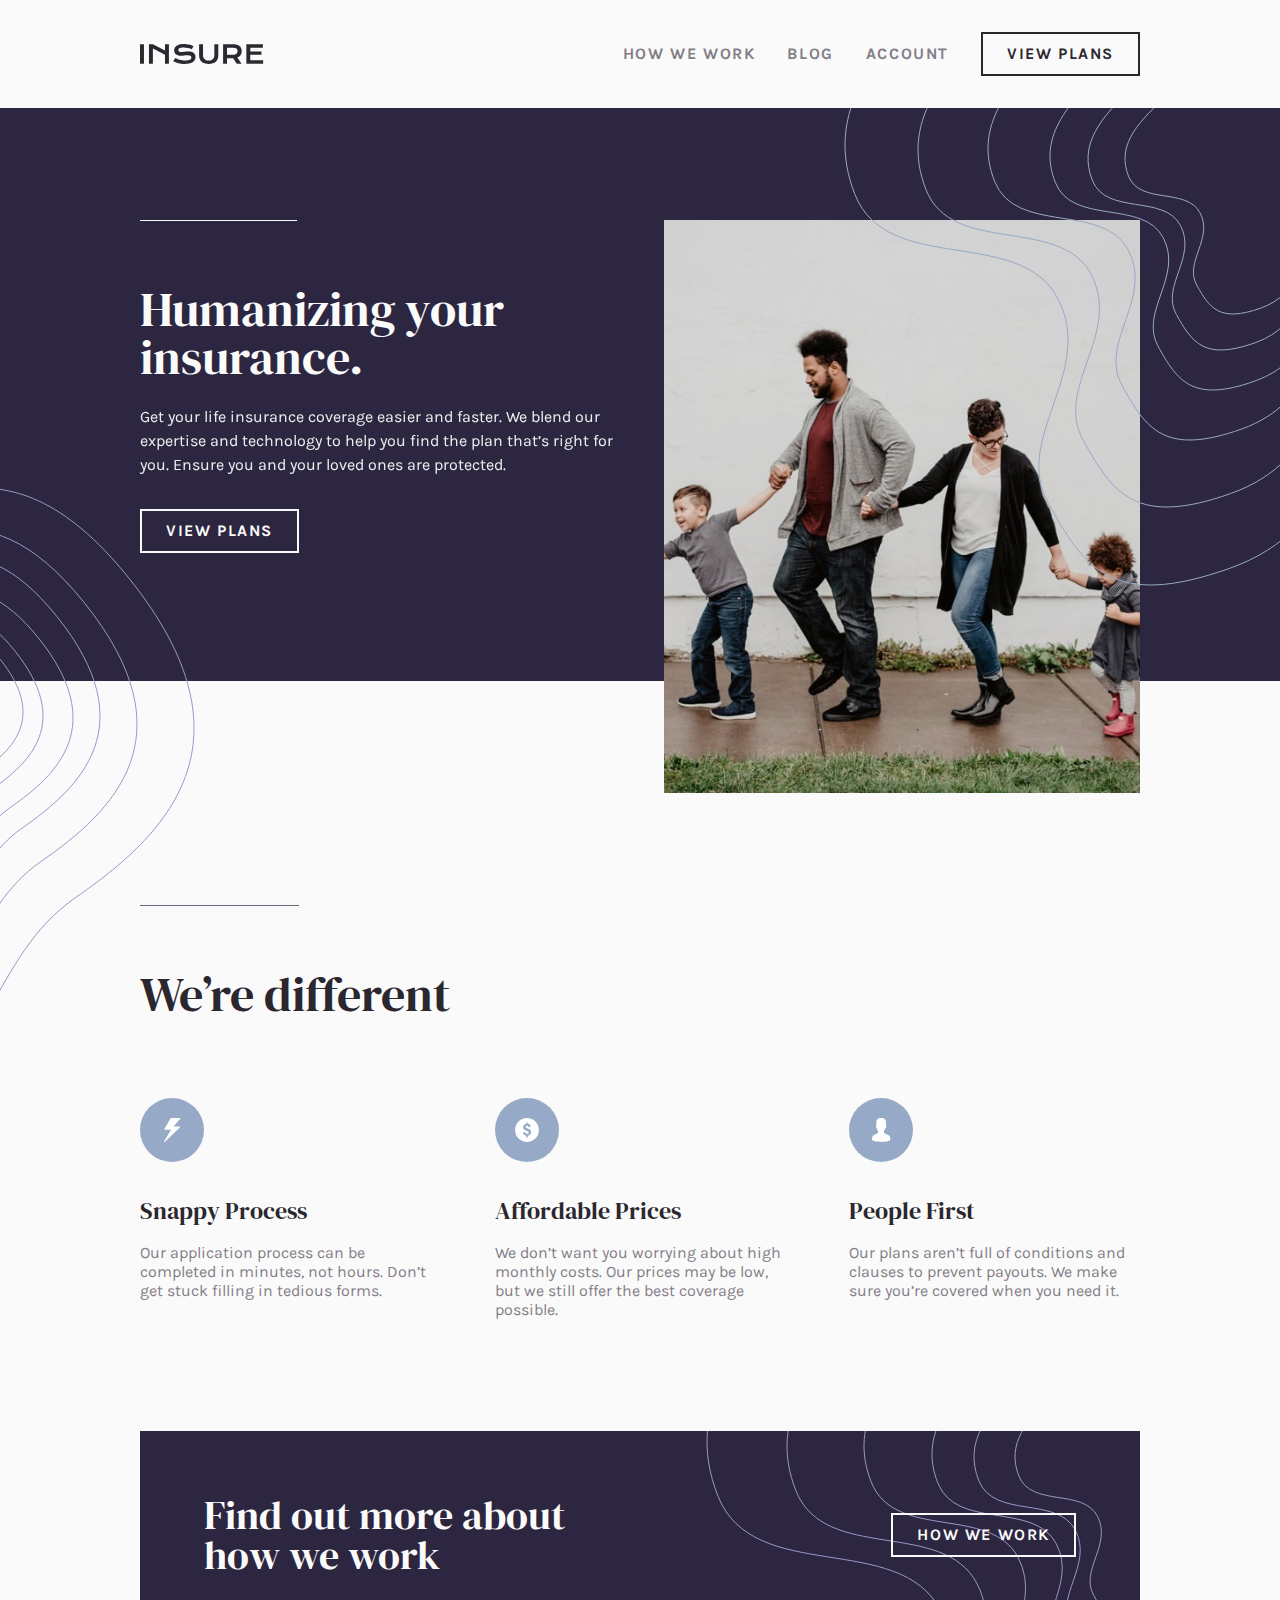
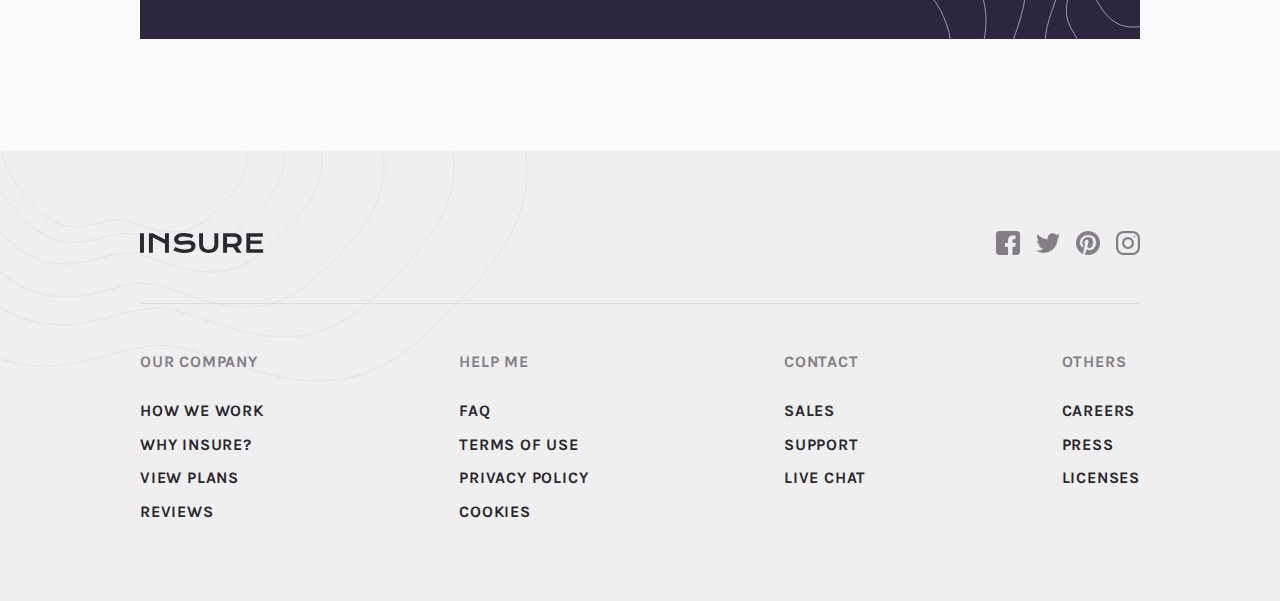
<file: project insure/index.html>
<!DOCTYPE html>
<html lang="en">
<head>
  <meta charset="UTF-8">
  <meta name="viewport" content="width=device-width, initial-scale=1.0">
  <link rel="icon" type="image/png" sizes="32x32" href="./images/favicon-32x32.png">
  <link rel="stylesheet" href="css/style.css">
  <title>Frontend Mentor | Insure landing page</title>
</head>
<body>

  <section class="header-container">
    <header class="header container">
      <img src="images/logo.svg" alt="Logo Image" class="logo">
      <div class="menu-icons">
        <img src="images/icon-hamburger.svg" alt="Open Menu Icon" class="menu-open active">
        <img src="images/icon-close.svg" alt="Close Menu Icon" class="menu-close">
      </div>
      <nav class="nav">
        <span>How we work</span>
        <span>Blog</span>
        <span>Account</span>
        <span class="outlined">View plans</span>
      </nav>
    </header>
  </section>

  <div class="hero-container">
    <section class="hero">
      <div class="hero-text">
        <div class="line"></div>
        <h2 class="hero-title">Humanizing your insurance.</h2>
        <p class="text">
          Get your life insurance coverage easier and faster. We blend our expertise 
          and technology to help you find the plan that’s right for you. Ensure you 
          and your loved ones are protected.
        </p>
        <span class="button">View plans</span>
      </div>
      <div class="hero-img">
        <img src="images/image-intro-desktop.jpg" alt="Family Image">
      </div>
    </section>
  </div>

  <section class="info container">
    <div class="line"></div>
    <h2 class="info-title">We’re different</h2>
    <div class="info-items">
      <div class="info-item-1">
        <img src="images/icon-snappy-process.svg" alt="Snappy Process Icon">
        <h3>Snappy Process</h3>
        <p>
          Our application process can be completed in minutes, not hours. Don’t get 
          stuck filling in tedious forms.
        </p>
      </div>
      <div class="info-item-2">
        <img src="images/icon-affordable-prices.svg" alt="Affordable Prices Icon">
        <h3>Affordable Prices</h3>
        <p>
          We don’t want you worrying about high monthly costs. Our prices may be low, 
          but we still offer the best coverage possible.
        </p>
      </div>
      <div class="info-item-3">
        <img src="images/icon-people-first.svg" alt="People First Icon">
        <h3>People First</h3>
        <p>
          Our plans aren’t full of conditions and clauses to prevent payouts. We make 
          sure you’re covered when you need it.
        </p>
      </div>
    </div>
  </section>

  <section class="banner container">
    <h2 class="banner-text">Find out more about how we work</h2>
    <span class="banner-button">How we work</span>
  </section>

  <div class="footer-container">
    <footer class="footer container">
      <div class="contact">
        <img src="images/logo.svg" alt="Logo" class="footer-logo">
        <div class="social-media">
          <img src="images/facebook.png" alt="Facebook Icon">
          <img src="images/twitter.png" alt="Twitter Icon">
          <img src="images/pinterest.png" alt="Pinterest Icon">
          <img src="images/instagram.png" alt="Instagram Icon">
        </div>
      </div>
      <div class="links">
        <div class="group-1">
          <h3>Our company</h3>
          <ul>
            <li>How we work</li>
            <li>Why Insure?</li>
            <li>View plans</li>
            <li>Reviews</li>
          </ul>
        </div>
        <div class="group-2">
          <h3>Help me</h3>
          <ul>
            <li>FAQ</li>
            <li>Terms of use</li>
            <li>Privacy policy</li>
            <li>Cookies</li>
          </ul>
        </div>
        <div class="group-3">
          <h3>Contact</h3>
          <ul>
            <li>Sales</li>
            <li>Support</li>
            <li>Live chat</li>
          </ul>
        </div>
        <div class="group-4">
          <h3>Others</h3>
          <ul>
            <li>Careers</li>
            <li>Press</li>
            <li>Licenses</li>
          </ul>
        </div>
      </div>
    </footer>
  </div>

  <script defer src="./app.js"></script>
</body>
</html>
</file>
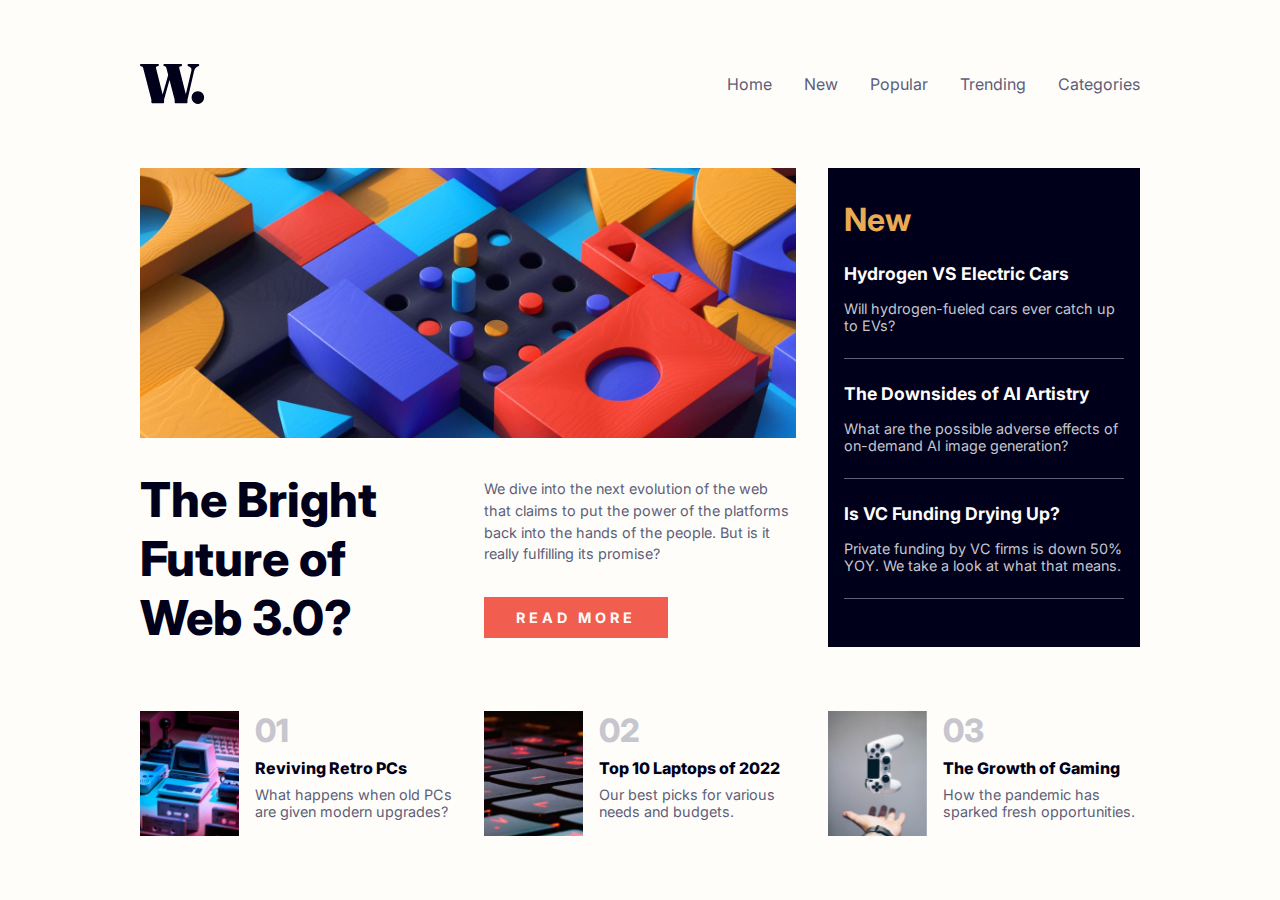
<file: project news/index.html>
<!DOCTYPE html>
<html lang="en">
<head>
    <meta charset="UTF-8">
    <meta name="viewport" content="width=device-width, initial-scale=1.0">
    <link rel="icon" type="image/png" sizes="32x32" href="./images/favicon-32x32.png">
    <link rel="stylesheet" href="./style.css">
    <title>Frontend Mentor | News homepage</title>
</head>
<body>

    <main class="main-grid">

        <header class="header">
            <img src="./images/logo.svg" alt="Logo Icon" class="logo">
            <nav class="nav">
                <ul>
                    <li>Home</li>
                    <li>New</li>
                    <li>Popular</li>
                    <li>Trending</li>
                    <li>Categories</li>
                </ul>
            </nav>
        </header>

        <div class="intro-img">
            <img src="./images/image-web-3-desktop.jpg" alt="Intro Image">
        </div>

        <h1 class="intro-title">
            The Bright Future of Web 3.0?
        </h1>

        <div class="intro-article-button">
            <p class="intro-article">
                We dive into the next evolution of the web that claims to put the power of the platforms back into the hands of the people. But is it really fulfilling its promise?
            </p>
            <span class="intro-button">Read more</span>
        </div>

        <aside class="sidebar">
            <h2 class="sidebar-title__main">
                New 
            </h2>
            <div class="sidebar-article">
                <h3 class="sidebar-title__secondary">Hydrogen VS Electric Cars</h3>
                <p class="sidebar-text">Will hydrogen-fueled cars ever catch up to EVs?</p>
            </div>
            <div class="sidebar-article">
                <h3 class="sidebar-title__secondary">The Downsides of AI Artistry</h3>
                <p class="sidebar-text">What are the possible adverse effects of on-demand AI image generation?</p>
            </div>
            <div class="sidebar-article">
                <h3 class="sidebar-title__secondary">Is VC Funding Drying Up?</h3>
                <p class="sidebar-text">Private funding by VC firms is down 50% YOY. We take a look at what that means.</p>
            </div>
        </aside>

        <footer class="article-library">
            <div class="footer-article">
                <div class="footer-article-img">
                    <img src="./images/image-retro-pcs.jpg" alt="Article 01 Image">
                </div>
                <div class="footer-article-text">
                    <span class="num">01</span>
                    <h3 class="title">Reviving Retro PCs</h3>
                    <p class="body">
                        What happens when old PCs are given modern upgrades?
                    </p>
                </div>
            </div>
            <div class="footer-article">
                <div class="footer-article-img">
                    <img src="./images/image-top-laptops.jpg" alt="Article 02 Image">
                </div>
                <div class="footer-article-text">
                    <span class="num">02</span>
                    <h3 class="title">Top 10 Laptops of 2022</h3>
                    <p class="body">
                        Our best picks for various needs and budgets.
                    </p>
                </div>
            </div>
            <div class="footer-article">
                <div class="footer-article-img">
                    <img src="./images/image-gaming-growth.jpg" alt="Article 03 Image">
                </div>
                <div class="footer-article-text">
                    <span class="num">03</span>
                    <h3 class="title">The Growth of Gaming</h3>
                    <p class="body">
                        How the pandemic has sparked fresh opportunities.
                    </p>
                </div>
            </div>
        </footer>

    </main>

</body>
</html>
</file>
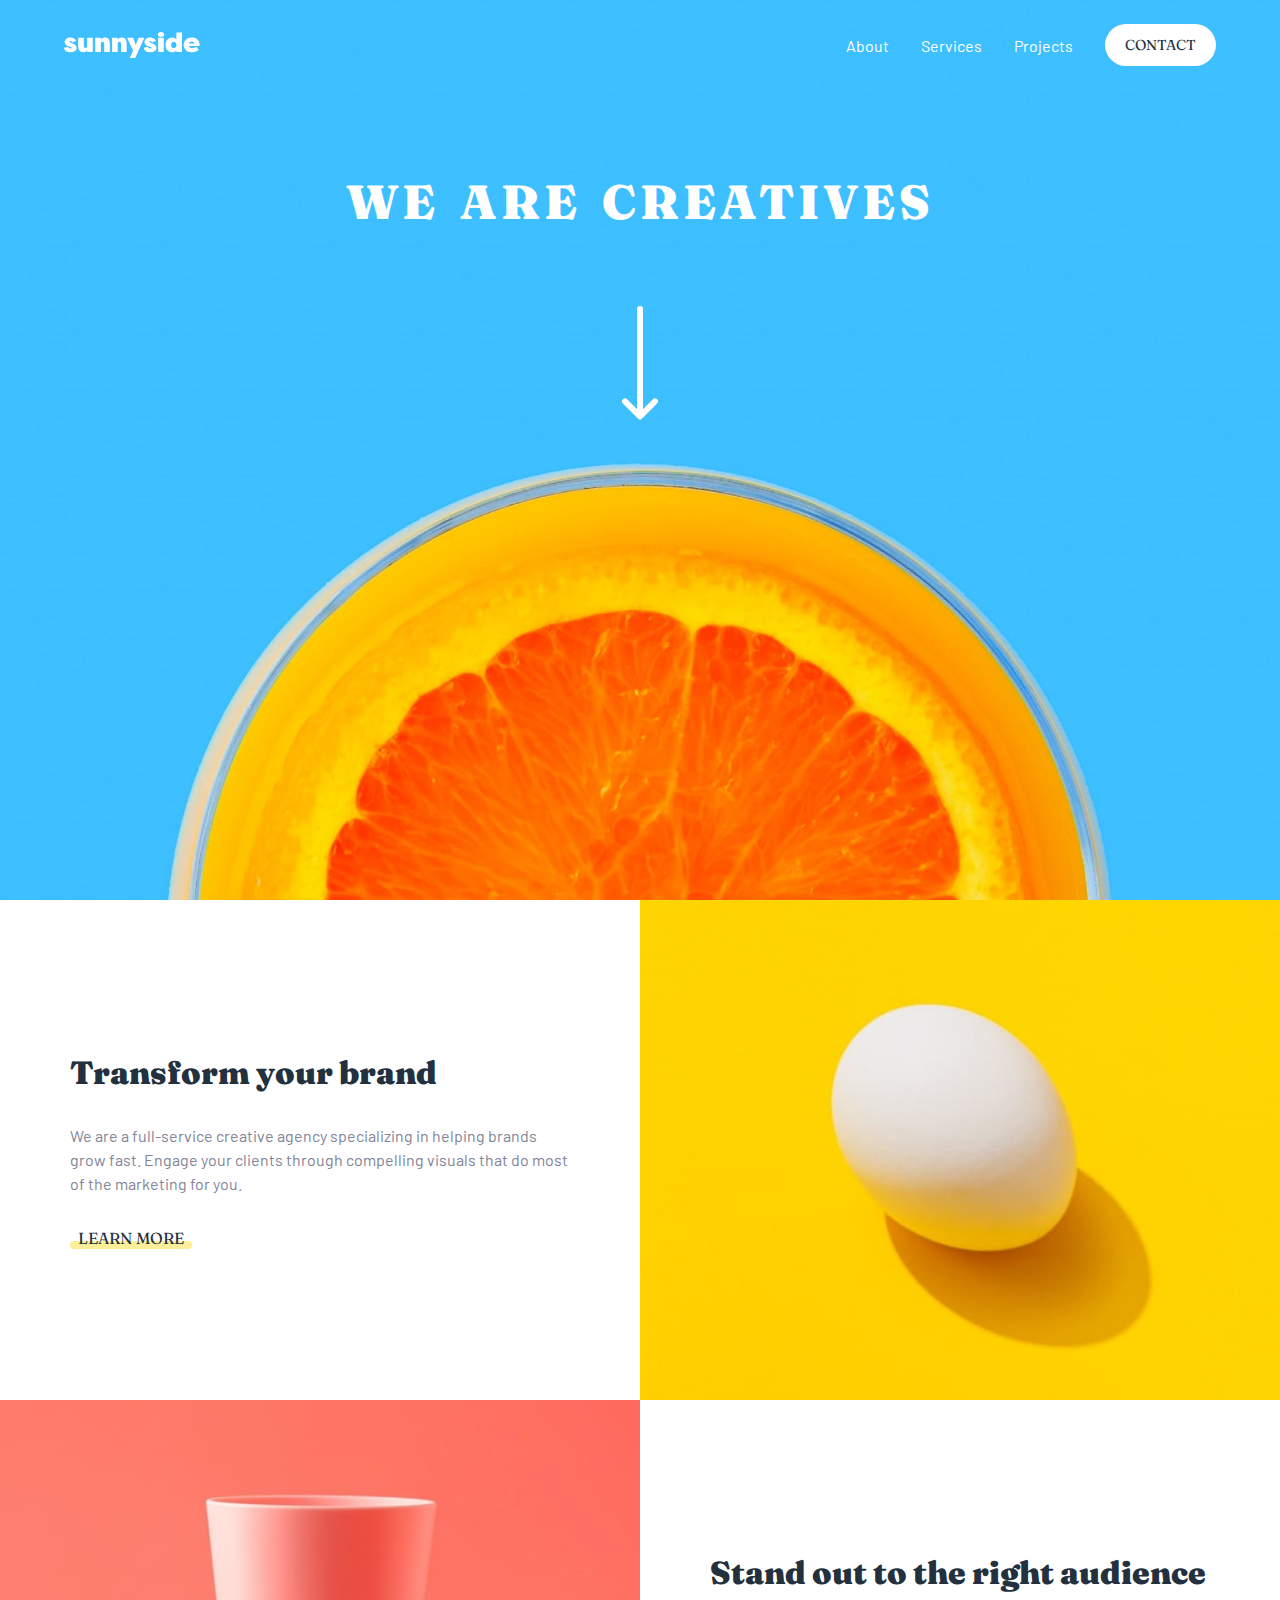
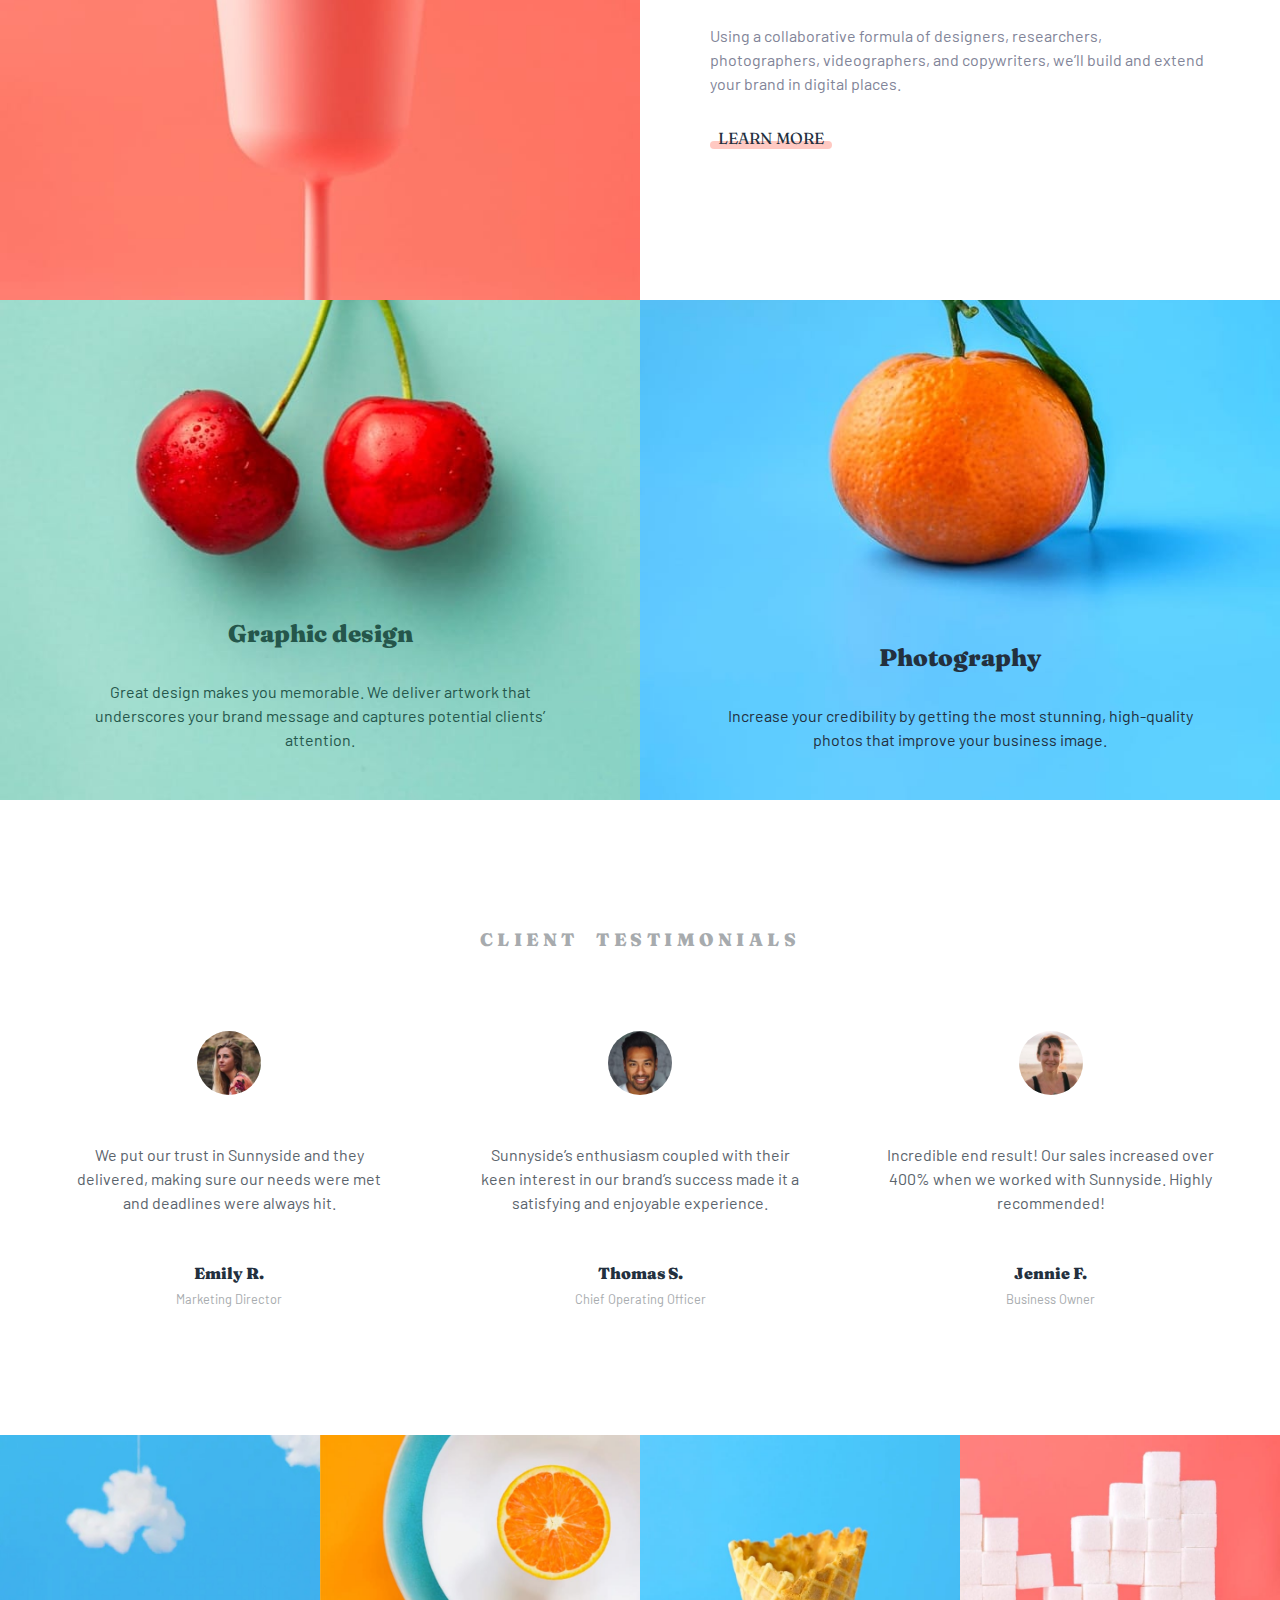
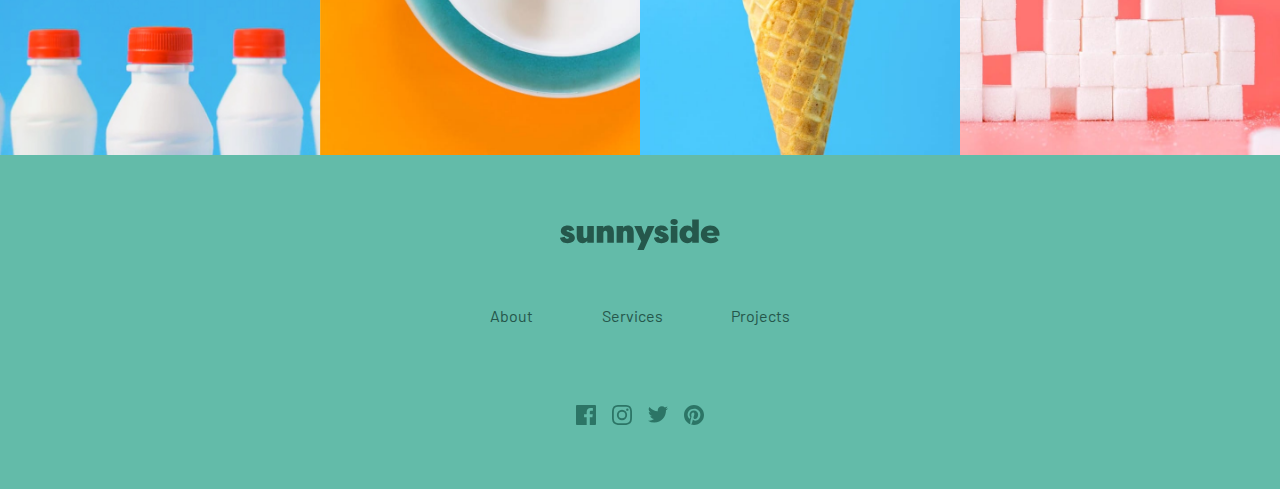
<file: project sunnyside/index.html>
<!DOCTYPE html>
<html lang="en">
<head>
  <meta charset="UTF-8">
  <meta name="viewport" content="width=device-width, initial-scale=1.0">
  <link rel="icon" type="image/png" sizes="32x32" href="./images/favicon-32x32.png">
  <title>Frontend Mentor | Sunnyside agency landing page</title>
  <link rel="stylesheet" href="./css/main.css">
</head>
<body>

  <section class="intro">
    <header class="header container">
      <img src="./images/logo.svg" alt="Logo" class="logo">

      <nav class="nav">
        <ul class="nav-links">
          <li class="nav-link">About</li>
          <li class="nav-link">Services</li>
          <li class="nav-link">Projects</li>
          <li class="nav-link">Contact</li>
        </ul>
      </nav>

      <img src="./images/icon-hamburger.svg" alt="Menu Icon" class="menu-icon">
    </header>

    <div class="intro-title container">
      <h2>We are creatives</h2>
      <img src="./images/icon-arrow-down.svg" alt="Arrow">
    </div>
  </section>

  <section class="grid">

    <div class="grid-item grid-item-1">
      <div class="grid-text-card">
        <h2 class="grid-text-title">Transform your brand</h2>
        <p class="grid-text-article">
          We are a full-service creative agency specializing in helping brands grow fast. 
          Engage your clients through compelling visuals that do most of the marketing for you.
        </p>
        <span class="grid-text-link">Learn more</span>
      </div>
    </div>

    <div class="grid-item grid-item-2">
      <div class="grid-image-card">
        <img src="images/desktop/image-transform.jpg" alt="Image Egg">
      </div>
    </div>

    <div class="grid-item grid-item-3">
      <div class="grid-image-card">
        <img src="images/desktop/image-stand-out.jpg" alt="Image Glass">
      </div>
    </div>

    <div class="grid-item grid-item-4">
      <div class="grid-text-card">
        <h2 class="grid-text-title">Stand out to the right audience</h2>
        <p class="grid-text-article">
          Using a collaborative formula of designers, researchers, photographers, videographers, and copywriters, we’ll build and extend your brand in digital places.
        </p>
        <span class="grid-text-link">Learn more</span>
      </div>
    </div>

    <div class="grid-item grid-item-5">
      <div class="grid-image-text-card">
        <div class="fix-container">
          <h3 class="grid-i-t-title">Graphic design</h3>
          <p class="grid-i-t-article">
            Great design makes you memorable. We deliver artwork that underscores your brand message and captures potential clients’ attention.
          </p>
        </div>
      </div>
    </div>

    <div class="grid-item grid-item-6">
      <div class="grid-image-text-card">
        <div class="fix-container">
          <h3 class="grid-i-t-title">Photography</h3>
          <p class="grid-i-t-article">
            Increase your credibility by getting the most stunning, high-quality photos that improve your business image.
          </p>
        </div>
      </div>
    </div>

  </section>

  <section class="testimonials container">
    <h2 class="testimonials-title">Client testimonials</h2>
    <div class="testimonials-cards">
      
      <div class="card card-1">
        <img src="./images/image-emily.jpg" alt="Emily" class="card-image">
        <p class="card-text">
          We put our trust in Sunnyside and they delivered, making sure our needs were met and deadlines were always hit.
        </p>
        <h4 class="card-title">Emily R.</h4>
        <h6 class="card-subtitle">Marketing Director</h6>
      </div>
      
      <div class="card card-2">
        <img src="./images/image-thomas.jpg" alt="Thomas" class="card-image">
        <p class="card-text">
          Sunnyside’s enthusiasm coupled with their keen interest in our brand’s success made it a satisfying and enjoyable experience.
        </p>
        <h4 class="card-title">Thomas S.</h4>
        <h6 class="card-subtitle">Chief Operating Officer</h6>
      </div>
      
      <div class="card card-3">
        <img src="./images/image-jennie.jpg" alt="Jennie" class="card-image">
        <p class="card-text">
          Incredible end result! Our sales increased over 400% when we worked with Sunnyside. Highly recommended!
        </p>
        <h4 class="card-title">Jennie F.</h4>
        <h6 class="card-subtitle">Business Owner</h6>
      </div>
    </div>
  </section>

  <section class="gallery">

    <div class="gallery-img-container">
      <img src="./images/desktop/image-gallery-milkbottles.jpg" alt="Milk Bottles" class="gallery-img gallery-img-1">
    </div>
    <div class="gallery-img-container">
      <img src="./images/desktop/image-gallery-orange.jpg" alt="Orange" class="gallery-img gallery-img-2">
    </div>
    <div class="gallery-img-container">
      <img src="./images/desktop/image-gallery-cone.jpg" alt="Cone" class="gallery-img gallery-img-3">
    </div>
    <div class="gallery-img-container">
      <img src="./images/desktop/image-gallery-sugarcubes.jpg" alt="Sugar Cubes" class="gallery-img gallery-img-4">
    </div>

  </section>

  <div class="footer-wrapper">
    <footer class="footer">
      <div class="footer-logo">
        <img src="./images/logo-bl.svg" alt="Logo">
      </div>
      
      <div class="footer-links">
        <ul>
          <li>About</li>
          <li>Services</li>
          <li>Projects</li>
        </ul>
      </div>
      
      <div class="footer-social">
        <ul>
          <li><img src="./images/icon-facebook.svg" alt="Facebook Icon"></li>
          <li><img src="./images/icon-instagram.svg" alt="Instagram Icon"></li>
          <li><img src="./images/icon-twitter.svg" alt="Twitter Icon"></li>
          <li><img src="./images/icon-pinterest.svg" alt="Pinterest Icon"></li>
        </ul>
      </div>
    </footer>
  </div>

  <script defer src="./nav.js"></script>
</body>
</html>
</file>
<file: project news/style.css>
@import url('https://fonts.googleapis.com/css2?family=Inter:wght@400;700;800&display=swap');

:root {
    --clr-red: hsl(5, 85%, 63%);
    --clr-orange: hsl(35, 77%, 62%);
    --clr-white: hsl(36, 100%, 99%);
    --clr-l-gray: hsl(233, 8%, 79%);
    --clr-d-gray: hsl(236, 13%, 42%);
    --clr-black: hsl(240, 100%, 5%);

    --fw-normal: 400;
    --fw-bold: 700;
    --fw-e-bold: 800;

    --fs-xl: 3rem;
    --fs-lg: 2rem;
    --fs-md: 1.1rem;
    --fs-sm: 1rem;
    --fs-xs: 0.9rem;

    --trans-dfl: 200ms ease;
}

* {
    margin: 0;
    padding: 0;
    box-sizing: border-box;
    font: inherit;
}

img {
    display: block;
    max-width: 100%;
}

body {
    font-family: 'Inter', sans-serif;
    background: var(--clr-white);
}

li {
    list-style: none;
}

a {
    text-decoration: none;
    color: currentColor;
}

button, input {
    outline: none;
    border: none;
    background: none;
}

.main-grid {
    width: min(90%, 1000px);
    margin: 4rem auto;
    display: grid;
    grid-template-columns: repeat(12, 1fr);
    gap: 2rem;
}

.header {
    display: flex;
    justify-content: space-between;
    align-items: center;
    margin-bottom: 2rem;
    grid-column: span 12;
}

.nav ul {
    display: flex;
    gap: 2rem;
}

.nav li {
    cursor: pointer;
    font-size: var(--fs-sm);
    color: var(--clr-d-gray);
    transition: var(--trans-dfl);
}

.nav li:is(:hover, :focus) {
    color: var(--clr-red);
}

.intro-img {
    grid-column: 1 / 9;
}

.intro-img img {
    object-fit: cover;
    width: 100%;
    height: 100%;
}

.intro-title {
    grid-column: 1 / 5;
    color: var(--clr-black);
    font-size: var(--fs-xl);
    font-weight: var(--fw-e-bold);
    align-self: center;
}

.intro-article-button {
    grid-column: 5 / 9;
    font-size: var(--fs-xs);
    align-self: center;
}

.intro-article {
    color: var(--clr-d-gray);
    line-height: 1.5;
    margin-bottom: 2rem;
}

.intro-button {
    padding: 0.75rem 2rem;
    background-color: var(--clr-red);
    display: inline-block;
    text-transform: uppercase;
    letter-spacing: 0.25rem;
    color: var(--clr-white);
    font-weight: var(--fw-bold);
    cursor: pointer;
    transition: var(--trans-dfl);
}

.intro-button:is(:hover, :focus) {
    background-color: var(--clr-black);
}

.sidebar {
    grid-column: 9 / -1;
    grid-row: 2 / 4;
}

.sidebar {
    padding: 2rem 1rem;
    background-color: var(--clr-black);
}

.sidebar-title__main {
    color: var(--clr-orange);
    font-weight: var(--fw-bold);
    font-size: var(--fs-lg);
}

.sidebar-article {
    padding-block: 1.5rem;
    border-bottom: 1px solid var(--clr-d-gray);
}

.sidebar-title__secondary {
    font-size: var(--fs-md);
    font-weight: var(--fw-bold);
    color: var(--clr-white);
    cursor: pointer;
    transition: var(--trans-dfl);
    margin-bottom: 1rem;
}

.sidebar-title__secondary:is(:hover, :focus) {
    color: var(--clr-orange);
}

.sidebar-text {
    color: var(--clr-l-gray);
    font-size: var(--fs-xs);
}

.article-library {
    grid-column: span 12;
    margin-top: 2rem;
    display: grid;
    gap: 2rem;
    grid-template-columns: repeat(auto-fit, minmax(16rem, 1fr));
}

.footer-article {
    display: grid;
    grid-template-columns: 1fr 2fr;
    gap: 1rem;
}

.footer-article-img img {
    width: 100%;
    height: 100%;
    object-fit: cover;
}

.footer-article .num {
    display: inline-block;
    color: var(--clr-l-gray);
    font-size: var(--fs-lg);
    font-weight: var(--fw-e-bold);
    margin-bottom: 0.5rem;
}

.footer-article .title {
    font-size: var(--fs-sm);
    color: var(--clr-black);
    font-weight: var(--fw-e-bold);
    cursor: pointer;
    margin-bottom: 0.5rem;
    transition: var(--trans-dfl);
    width: fit-content;
}

.footer-article .title:is(:hover, :active) {
    color: var(--clr-red);
}

.footer-article .body {
    font-size: 0.90rem;
    color: var(--clr-d-gray);
}

@media (max-width: 900px) {

    .main-grid {
        row-gap: 1rem;
    }

    .intro-img {
        grid-column: 1 / 7;
    }

    .intro-title {
        grid-column: 1 / 7;
    }

    .intro-article-button {
        grid-column: 1 / 7;
    }

    .sidebar {
        grid-column: 7 / 13;
        grid-row: 2 / 5;
    }

    .intro-article {
        margin-bottom: 1rem;
    }
}

@media (max-width: 650px) {

    .main-grid {
        display: flex;
        flex-direction: column;
        gap: 2rem;
    }

    .article-library {
        margin-top: 0;
        grid-template-columns: repeat(auto-fit, minmax(17.5rem, 1fr));
    }

    .intro-title {
        font-size: var(--fs-lg);
        align-self: flex-start;
    }

    .intro-article {
        margin-top: -1.5rem;
    }

    .footer-article {
        grid-template-columns: 1fr 4fr;
    }

    .header {
        flex-direction: column;
        gap: 2rem;
        margin-bottom: 0;
    }

    .nav ul {
        flex-wrap: wrap;
        justify-content: center;
        column-gap: 3rem;
        row-gap: 1.5rem;
        max-width: 20rem;
    }
}

::-webkit-scrollbar {
    width: 5px;
}
  
::-webkit-scrollbar-track {
    background: var(--clr-white);
}
  

::-webkit-scrollbar-thumb {
    background: var(--clr-red);
}
</file>
<file: project insure/css/style.css>
@import url("https://fonts.googleapis.com/css2?family=DM+Serif+Display&family=Karla:wght@400;700&display=swap");
/* variables */
/* reset */
* {
  margin: 0;
  padding: 0;
  -webkit-box-sizing: border-box;
          box-sizing: border-box;
  font: inherit;
  -webkit-tap-highlight-color: transparent;
}

img {
  display: block;
  max-width: 100%;
}

body {
  min-height: 100vh;
  font-family: "Karla", sans-serif;
  font-size: 1rem;
  background: hsl(0, 0%, 98%);
}

li {
  list-style: none;
}

a {
  text-decoration: none;
  color: currentColor;
}

button, input {
  outline: none;
  border: none;
  background: none;
}

/* utility classes */
.container {
  width: 90%;
  max-width: 1000px;
  margin: auto;
}

/* HEADER/NAV  */
.header-container {
  position: sticky;
  top: 0;
  background: hsl(0, 0%, 98%);
  z-index: 10;
}

.header {
  padding-block: 2rem;
  display: -webkit-box;
  display: -ms-flexbox;
  display: flex;
  -webkit-box-pack: justify;
      -ms-flex-pack: justify;
          justify-content: space-between;
  -webkit-box-align: center;
      -ms-flex-align: center;
          align-items: center;
}
.header .logo {
  height: 1.25rem;
}
.header .menu-icons {
  position: relative;
  width: 2rem;
  height: 2rem;
}
.header .menu-icons img {
  position: absolute;
  inset: 0;
}

.nav {
  position: fixed;
  bottom: 0;
  top: 6rem;
  left: 0;
  right: 0;
  padding-top: 3rem;
  display: -webkit-box;
  display: -ms-flexbox;
  display: flex;
  -webkit-box-orient: vertical;
  -webkit-box-direction: normal;
      -ms-flex-direction: column;
          flex-direction: column;
  -webkit-box-align: center;
      -ms-flex-align: center;
          align-items: center;
  gap: 3rem;
  background: hsl(270, 9%, 17%) url(../images/bg-pattern-mobile-nav.svg) no-repeat bottom right;
}
.nav span {
  color: hsl(0, 0%, 98%);
  text-transform: uppercase;
  font-size: 1.25rem;
  font-weight: 700;
  letter-spacing: 0.1rem;
  line-height: 1;
  cursor: pointer;
}
.nav span.outlined {
  padding: 0.75rem 3rem;
  border: 1px solid hsl(0, 0%, 98%);
}

.nav {
  pointer-events: none;
  -webkit-transform: translateY(100%);
          transform: translateY(100%);
  -webkit-transition: 650ms ease-out;
  transition: 650ms ease-out;
}

.nav.nav-open {
  pointer-events: auto;
  -webkit-transform: translateY(0);
          transform: translateY(0);
}

.menu-icons img {
  opacity: 0;
  pointer-events: none;
  -webkit-transition: 650ms ease-out;
  transition: 650ms ease-out;
  cursor: pointer;
}
.menu-icons img.active {
  opacity: 1;
  pointer-events: auto;
}

@media (min-width: 750px) {
  .header .menu-icons {
    display: none;
  }
  .header .nav {
    all: unset;
    display: -webkit-box;
    display: -ms-flexbox;
    display: flex;
    -webkit-box-align: center;
        -ms-flex-align: center;
            align-items: center;
    gap: 2rem;
  }
  .header .nav span {
    color: hsl(276, 4%, 51%);
    font-size: 1rem;
    -webkit-transition: 250ms ease;
    transition: 250ms ease;
  }
  .header .nav span:hover, .header .nav span:focus {
    color: hsl(270, 9%, 17%);
  }
  .header .nav span.outlined {
    padding: 0.75rem 1.5rem;
    border: 2px solid hsl(270, 9%, 17%);
    color: hsl(270, 9%, 17%);
  }
  .header .nav span.outlined:hover, .header .nav span.outlined:focus {
    background-color: hsl(270, 9%, 17%);
    color: hsl(0, 0%, 98%);
  }
}
/* HERO */
.hero {
  display: -webkit-box;
  display: -ms-flexbox;
  display: flex;
  -webkit-box-orient: vertical;
  -webkit-box-direction: reverse;
      -ms-flex-direction: column-reverse;
          flex-direction: column-reverse;
  background-color: hsl(256, 26%, 20%);
}
.hero .hero-img {
  width: 100%;
  -o-object-fit: cover;
     object-fit: cover;
}
.hero .hero-img img {
  width: 100%;
  height: 100%;
  -o-object-fit: cover;
     object-fit: cover;
  -o-object-position: center center;
     object-position: center center;
}
.hero .hero-text {
  position: relative;
  padding-block: 5rem;
  width: 90%;
  -webkit-box-sizing: content-box;
          box-sizing: content-box;
  padding-inline: 5%;
}
.hero .hero-text h2 {
  font-family: "DM Serif Display", serif;
  font-size: 2.5rem;
  line-height: 1;
  text-align: center;
  max-width: 15ch;
  color: hsl(0, 0%, 98%);
  margin: auto;
  margin-bottom: 1.5rem;
}
.hero .hero-text p {
  color: hsl(0, 0%, 98%);
  opacity: 0.95;
  text-align: center;
  max-width: 50ch;
  margin: auto;
  margin-bottom: 2rem;
  line-height: 1.5;
}
.hero .hero-text span {
  padding: 0.75rem 1.5rem;
  margin: auto;
  border: 2px solid hsl(0, 0%, 98%);
  color: hsl(0, 0%, 98%);
  text-transform: uppercase;
  font-size: 1rem;
  font-weight: 700;
  letter-spacing: 0.1rem;
  line-height: 1;
  cursor: pointer;
  display: -webkit-box;
  display: -ms-flexbox;
  display: flex;
  -webkit-box-pack: center;
      -ms-flex-pack: center;
          justify-content: center;
  width: -webkit-fit-content;
  width: -moz-fit-content;
  width: fit-content;
}

.hero-text::before {
  content: url(../images/bg-pattern-intro-left-mobile.svg);
  position: absolute;
  left: 0;
  top: 0;
}

.hero-text::after {
  content: url(../images/bg-pattern-intro-right-mobile.svg);
  position: absolute;
  right: 0;
  bottom: -50%;
}

@media (min-width: 750px) {
  .hero-container {
    background-color: hsl(256, 26%, 20%);
    position: relative;
  }
  .hero {
    display: -webkit-box;
    display: -ms-flexbox;
    display: flex;
    -webkit-box-orient: horizontal;
    -webkit-box-direction: normal;
        -ms-flex-direction: row;
            flex-direction: row;
    background-color: hsl(256, 26%, 20%);
    width: 90%;
    max-width: 1000px;
    margin: auto;
    gap: 3rem;
  }
  .hero .line {
    width: 33%;
    height: 0.07rem;
    background-color: hsl(0, 0%, 98%);
    margin-bottom: 4rem;
  }
  .hero .hero-img {
    width: 50%;
  }
  .hero .hero-img img {
    -webkit-transform: translateY(7rem);
            transform: translateY(7rem);
  }
  .hero .hero-text {
    width: 50%;
    height: 100%;
    margin: unset;
    padding-block: 7rem;
    padding-inline: unset;
  }
  .hero .hero-text h2 {
    font-size: 3rem;
    text-align: left;
    max-width: none;
  }
  .hero .hero-text p {
    text-align: left;
    max-width: none;
  }
  .hero .hero-text span {
    display: inline-block;
    -webkit-transition: 250ms ease;
    transition: 250ms ease;
  }
  .hero .hero-text span:hover, .hero .hero-text span:focus {
    background-color: hsl(0, 0%, 98%);
    color: hsl(256, 26%, 20%);
  }
  .hero-text::before {
    content: none;
  }
  .hero-text::after {
    content: none;
  }
  .hero-container::before {
    content: url(../images/bg-pattern-intro-left-desktop.svg);
    position: absolute;
    left: 0;
    bottom: -55%;
  }
  .hero-container::after {
    content: url(../images/bg-pattern-intro-right-desktop.svg);
    position: absolute;
    top: -20%;
    right: 0;
  }
}
/* INFO */
.info {
  padding-block: 7rem;
}
.info .line {
  width: 40%;
  max-width: 300px;
  margin: auto;
  margin-bottom: 3rem;
  height: 0.07rem;
  background-color: hsl(256, 26%, 20%);
  opacity: 0.7;
}
.info .info-title {
  font-family: "DM Serif Display", serif;
  font-size: 2.5rem;
  line-height: 1;
  color: hsl(270, 9%, 17%);
  text-align: center;
  margin-bottom: 5rem;
}

.info-items {
  display: -webkit-box;
  display: -ms-flexbox;
  display: flex;
  -webkit-box-orient: vertical;
  -webkit-box-direction: normal;
      -ms-flex-direction: column;
          flex-direction: column;
  gap: 4rem;
}
.info-items div {
  display: -webkit-box;
  display: -ms-flexbox;
  display: flex;
  -webkit-box-orient: vertical;
  -webkit-box-direction: normal;
      -ms-flex-direction: column;
          flex-direction: column;
  -webkit-box-align: center;
      -ms-flex-align: center;
          align-items: center;
}
.info-items div img {
  max-width: 5rem;
  margin-bottom: 2rem;
}
.info-items div h3 {
  color: hsl(270, 9%, 17%);
  font-family: "DM Serif Display", serif;
  font-size: 1.5rem;
  margin-bottom: 1rem;
}
.info-items div p {
  text-align: center;
  max-width: 40ch;
  color: hsl(276, 4%, 51%);
}

@media (min-width: 750px) {
  .info {
    padding-top: 14rem;
  }
  .info .line {
    margin: unset;
    width: calc((100% - 3rem) / 2 / 3);
    margin-bottom: 4rem;
  }
  .info .info-title {
    font-size: 3rem;
    text-align: left;
  }
  .info-items {
    -webkit-box-orient: horizontal;
    -webkit-box-direction: normal;
        -ms-flex-direction: row;
            flex-direction: row;
    -webkit-box-pack: justify;
        -ms-flex-pack: justify;
            justify-content: space-between;
  }
  .info-items div {
    -webkit-box-align: start;
        -ms-flex-align: start;
            align-items: flex-start;
  }
  .info-items div img {
    max-width: 4rem;
  }
  .info-items div p {
    text-align: left;
  }
}
/* BANNER */
.banner {
  padding: 4rem 2rem;
  background: hsl(256, 26%, 20%) url(../images/bg-pattern-how-we-work-mobile.svg) no-repeat top right;
  display: -webkit-box;
  display: -ms-flexbox;
  display: flex;
  -webkit-box-orient: vertical;
  -webkit-box-direction: normal;
      -ms-flex-direction: column;
          flex-direction: column;
  -webkit-box-align: center;
      -ms-flex-align: center;
          align-items: center;
  gap: 2.5rem;
  margin-bottom: 7rem;
}
.banner .banner-text {
  font-size: 2rem;
  font-family: "DM Serif Display", serif;
  line-height: 1;
  color: hsl(0, 0%, 98%);
  text-align: center;
}
.banner .banner-button {
  padding: 0.75rem 1.5rem;
  border: 2px solid hsl(0, 0%, 98%);
  color: hsl(0, 0%, 98%);
  text-transform: uppercase;
  font-size: 1rem;
  font-weight: 700;
  letter-spacing: 0.1rem;
  line-height: 1;
  cursor: pointer;
}

@media (min-width: 750px) {
  .banner {
    padding: 4rem;
    background: hsl(256, 26%, 20%) url(../images/bg-pattern-how-we-work-desktop.svg) no-repeat top right;
    -webkit-box-orient: horizontal;
    -webkit-box-direction: normal;
        -ms-flex-direction: row;
            flex-direction: row;
    -webkit-box-pack: justify;
        -ms-flex-pack: justify;
            justify-content: space-between;
  }
  .banner .banner-text {
    font-size: 2.5rem;
    text-align: left;
    max-width: 50%;
  }
  .banner .banner-button {
    padding: 0.75rem 1.5rem;
    border: 2px solid hsl(0, 0%, 98%);
    color: hsl(0, 0%, 98%);
    text-transform: uppercase;
    font-size: 1rem;
    font-weight: 700;
    letter-spacing: 0.1rem;
    line-height: 1;
    cursor: pointer;
    -webkit-transition: 250ms ease;
    transition: 250ms ease;
  }
  .banner .banner-button:hover, .banner .banner-button:focus {
    background-color: hsl(0, 0%, 98%);
    color: hsl(256, 26%, 20%);
  }
}
/* FOOTER */
.footer-container {
  background: url(../images/bg-pattern-footer-mobile.svg) #efefef no-repeat top left;
  padding-block: 5rem;
}

.contact {
  display: -webkit-box;
  display: -ms-flexbox;
  display: flex;
  -webkit-box-orient: vertical;
  -webkit-box-direction: normal;
      -ms-flex-direction: column;
          flex-direction: column;
  -webkit-box-align: center;
      -ms-flex-align: center;
          align-items: center;
  gap: 1.5rem;
  padding-bottom: 3rem;
  margin-bottom: 3rem;
  border-bottom: 1px solid hsla(273, 4%, 51%, 0.15);
}
.contact .footer-logo {
  height: 1.25rem;
}
.contact .social-media {
  display: -webkit-box;
  display: -ms-flexbox;
  display: flex;
  gap: 1rem;
}
.contact .social-media img {
  width: 1.75rem;
  -webkit-filter: invert(53%) sepia(8%) saturate(330%) hue-rotate(233deg) brightness(92%) contrast(84%);
          filter: invert(53%) sepia(8%) saturate(330%) hue-rotate(233deg) brightness(92%) contrast(84%);
  cursor: pointer;
}

.links {
  text-transform: uppercase;
  text-align: center;
  letter-spacing: 0.05rem;
  font-weight: 700;
  display: -webkit-box;
  display: -ms-flexbox;
  display: flex;
  -webkit-box-orient: vertical;
  -webkit-box-direction: normal;
      -ms-flex-direction: column;
          flex-direction: column;
  -webkit-box-align: center;
      -ms-flex-align: center;
          align-items: center;
  gap: 3rem;
}
.links h3 {
  margin-bottom: 2rem;
  color: hsl(276, 4%, 51%);
}
.links li {
  margin-top: 1rem;
  color: hsl(270, 9%, 17%);
  cursor: pointer;
}

@media (min-width: 750px) {
  .footer-container {
    background: url(../images/bg-pattern-footer-desktop.svg) #efefef no-repeat top left;
  }
  .contact {
    -webkit-box-orient: horizontal;
    -webkit-box-direction: normal;
        -ms-flex-direction: row;
            flex-direction: row;
    -webkit-box-align: center;
        -ms-flex-align: center;
            align-items: center;
    -webkit-box-pack: justify;
        -ms-flex-pack: justify;
            justify-content: space-between;
  }
  .contact .social-media img {
    width: 1.5rem;
    -webkit-transition: 250ms ease;
    transition: 250ms ease;
  }
  .contact .social-media img:hover, .contact .social-media img:focus {
    -webkit-filter: none;
            filter: none;
  }
  .links {
    text-align: left;
    display: -webkit-box;
    display: -ms-flexbox;
    display: flex;
    -webkit-box-orient: horizontal;
    -webkit-box-direction: normal;
        -ms-flex-direction: row;
            flex-direction: row;
    -webkit-box-align: start;
        -ms-flex-align: start;
            align-items: flex-start;
    -webkit-box-pack: justify;
        -ms-flex-pack: justify;
            justify-content: space-between;
  }
  .links li {
    width: -webkit-fit-content;
    width: -moz-fit-content;
    width: fit-content;
    line-height: 1;
  }
  .links li::after {
    content: "";
    display: block;
    width: 100%;
    height: 0.1rem;
    background-color: hsl(270, 9%, 17%);
    -webkit-transition: 250ms ease;
    transition: 250ms ease;
    opacity: 0;
  }
  .links li:hover::after, .links li:focus::after {
    opacity: 1;
  }
}
</file>
<file: project sunnyside/css/main.css>
/* imports */
@import url("https://cdn.jsdelivr.net/npm/bootstrap-icons@1.10.5/font/bootstrap-icons.css");
@import url("https://fonts.googleapis.com/css2?family=Barlow:wght@600&family=Fraunces:wght@700;900&display=swap");
/* variables */
/* reset */
@import url("https://cdn.jsdelivr.net/npm/bootstrap-icons@1.10.5/font/bootstrap-icons.css");
@import url("https://fonts.googleapis.com/css2?family=Barlow:wght@600&family=Fraunces:wght@700;900&display=swap");
@import url("https://cdn.jsdelivr.net/npm/bootstrap-icons@1.10.5/font/bootstrap-icons.css");
@import url("https://fonts.googleapis.com/css2?family=Barlow:wght@600&family=Fraunces:wght@700;900&display=swap");
@import url("https://cdn.jsdelivr.net/npm/bootstrap-icons@1.10.5/font/bootstrap-icons.css");
@import url("https://fonts.googleapis.com/css2?family=Barlow:wght@600&family=Fraunces:wght@700;900&display=swap");
@import url("https://cdn.jsdelivr.net/npm/bootstrap-icons@1.10.5/font/bootstrap-icons.css");
@import url("https://fonts.googleapis.com/css2?family=Barlow:wght@600&family=Fraunces:wght@700;900&display=swap");
* {
  margin: 0;
  padding: 0;
  -webkit-box-sizing: border-box;
          box-sizing: border-box;
  font: inherit;
  -webkit-tap-highlight-color: transparent;
}

img {
  display: block;
  max-width: 100%;
}

body {
  min-height: 100vh;
  font-family: "Barlow", sans-serif;
}

li {
  list-style: none;
}

a {
  text-decoration: none;
  color: currentColor;
}

button, input {
  outline: none;
  border: none;
  background: none;
}

/* utility-classes */
.container {
  width: min(90%, 1200px);
  margin: auto;
}

.intro {
  height: 100vh;
  background-image: url(../images/mobile/image-header.jpg);
  background-size: cover;
  background-position: top center;
}
.intro .intro-title {
  margin-top: 7rem;
}
.intro .intro-title h2 {
  font-family: "Fraunces", serif;
  font-weight: 900;
  color: hsl(0, 0%, 100%);
  word-spacing: 0.5rem;
  letter-spacing: 0.25rem;
  font-size: 2.5rem;
  text-transform: uppercase;
  text-align: center;
  line-height: 1;
}
.intro .intro-title img {
  margin: auto;
  margin-top: 3rem;
}

.header {
  padding-top: 1.5rem;
  display: -webkit-box;
  display: -ms-flexbox;
  display: flex;
  -webkit-box-pack: justify;
      -ms-flex-pack: justify;
          justify-content: space-between;
  -webkit-box-align: center;
      -ms-flex-align: center;
          align-items: center;
  position: relative;
}
.header .logo {
  width: 7.5rem;
}
.header .nav {
  opacity: 0;
  pointer-events: none;
  position: absolute;
  width: 100%;
  top: calc(100% + 3rem);
  background-color: hsl(0, 0%, 100%);
  -webkit-transition: 500ms ease-in-out;
  transition: 500ms ease-in-out;
}
.header .nav .nav-links {
  text-align: center;
  display: -webkit-box;
  display: -ms-flexbox;
  display: flex;
  -webkit-box-orient: vertical;
  -webkit-box-direction: normal;
      -ms-flex-direction: column;
          flex-direction: column;
  gap: 2rem;
  margin-block: 2rem;
}
.header .nav .nav-links .nav-link {
  width: -webkit-fit-content;
  width: -moz-fit-content;
  width: fit-content;
  margin: auto;
  color: hsl(232, 10%, 55%);
  cursor: pointer;
  -webkit-transition: 300ms ease;
  transition: 300ms ease;
}
.header .nav .nav-links .nav-link:is(:hover, :focus):not(:nth-of-type(4)) {
  opacity: 0.6;
}
.header .nav .nav-links .nav-link:nth-of-type(4) {
  font-family: "Fraunces", serif;
  font-size: 0.9rem;
  text-transform: uppercase;
  padding: 0.75rem 1.25rem;
  border-radius: 100vw;
  background-color: hsl(51, 100%, 49%);
  color: hsl(212, 27%, 19%);
}
.header .nav .nav-links .nav-link:nth-of-type(4):is(:hover, :focus) {
  background-color: hsla(212, 27%, 19%, 0.1);
  color: hsl(0, 0%, 100%);
}
.header .nav::before {
  content: "";
  position: absolute;
  right: 0;
  bottom: 100%;
  width: 0;
  height: 0;
  border-style: solid;
  border-width: 0 0 1.5rem 1.5rem;
  border-color: transparent transparent hsl(0, 0%, 100%) transparent;
}
.header .nav.active {
  opacity: 1;
  pointer-events: auto;
}

@media (min-width: 600px) {
  .intro {
    background-image: url(../images/desktop/image-header.jpg);
  }
  .intro .intro-title h2 {
    font-size: 3rem;
  }
  .intro .intro-title img {
    margin-top: 5rem;
  }
  .header .logo {
    width: 8.5rem;
  }
  .header .nav {
    position: static;
    width: auto;
    top: unset;
    background-color: inherit;
    opacity: 1;
    pointer-events: auto;
  }
  .header .nav .nav-links {
    -webkit-box-orient: horizontal;
    -webkit-box-direction: normal;
        -ms-flex-direction: row;
            flex-direction: row;
    gap: 2rem;
    margin-block: 0;
  }
  .header .nav .nav-links .nav-link {
    color: hsl(0, 0%, 100%);
  }
  .header .nav .nav-links .nav-link:nth-of-type(4) {
    background-color: hsl(0, 0%, 100%);
    color: hsl(212, 27%, 19%);
  }
  .header .nav::before {
    display: none;
  }
  .header .menu-icon {
    display: none;
  }
}
/* imports */
/* variables */
/* reset */
* {
  margin: 0;
  padding: 0;
  -webkit-box-sizing: border-box;
          box-sizing: border-box;
  font: inherit;
  -webkit-tap-highlight-color: transparent;
}

img {
  display: block;
  max-width: 100%;
}

body {
  min-height: 100vh;
  font-family: "Barlow", sans-serif;
}

li {
  list-style: none;
}

a {
  text-decoration: none;
  color: currentColor;
}

button, input {
  outline: none;
  border: none;
  background: none;
}

/* utility-classes */
.container {
  width: min(90%, 1200px);
  margin: auto;
}

.grid {
  display: grid;
  grid-template-columns: 1fr;
}

.grid-item-2 {
  grid-row: 1/2;
}

.grid-text-card,
.grid-image-text-card .grid-i-t-article,
.grid-image-text-card .grid-i-t-title {
  width: 90%;
  max-width: 400px;
  margin: auto;
}

.grid-text-card {
  text-align: center;
  padding-block: 3rem;
}
.grid-text-card .grid-text-title {
  font-family: "Fraunces", serif;
  font-weight: 900;
  color: hsl(212, 27%, 19%);
  font-size: 2rem;
}
.grid-text-card .grid-text-article {
  color: hsl(232, 10%, 55%);
  line-height: 1.5;
  margin-block: 1.5rem;
}
.grid-text-card .grid-text-link {
  display: inline-block;
  font-family: "Fraunces", serif;
  text-transform: uppercase;
  color: hsl(212, 27%, 19%);
  position: relative;
  cursor: pointer;
}
.grid-text-card .grid-text-link::after {
  content: "";
  width: 115%;
  height: 0.5rem;
  border-radius: 100vw;
  background-color: hsl(51, 100%, 49%);
  position: absolute;
  top: 65%;
  left: -7.5%;
  z-index: -1;
  opacity: 0.4;
  -webkit-transition: 300ms ease;
  transition: 300ms ease;
}
.grid-text-card .grid-text-link:hover::after {
  opacity: 1;
}

.grid-item-4 > .grid-text-card > .grid-text-link::after {
  background-color: hsl(7, 99%, 70%);
}

.grid-image-text-card {
  padding: 20rem 0 3rem;
  text-align: center;
}
.grid-image-text-card h3 {
  font-size: 1.5rem;
  font-family: "Fraunces", serif;
  padding-bottom: 1.5rem;
  font-weight: 900;
}
.grid-image-text-card p {
  line-height: 1.5;
}

.grid-item-5 .grid-image-text-card {
  background-image: url(../images/desktop/image-graphic-design.jpg);
  background-size: cover;
  background-position: center 35%;
  color: hsl(167, 40%, 24%);
}

.grid-item-6 .grid-image-text-card {
  background-image: url(../images/desktop/image-photography.jpg);
  background-size: cover;
  background-position: center 35%;
  color: hsl(212, 27%, 19%);
}

@media (min-width: 600px) {
  .grid {
    grid-template-columns: 1fr 1fr;
  }
  .grid-item-1, .grid-item-4 {
    display: grid;
    place-items: center;
  }
  .grid-item-2 {
    grid-row: unset;
  }
  .grid-text-card,
  .grid-image-text-card .grid-i-t-article,
  .grid-image-text-card .grid-i-t-title {
    width: 80%;
    max-width: 500px;
  }
  .grid-item {
    height: 500px;
    overflow: hidden;
    -o-object-fit: cover;
       object-fit: cover;
  }
  .grid-image-text-card {
    height: 100%;
    padding: 0 0 3rem;
    display: -webkit-box;
    display: -ms-flexbox;
    display: flex;
    -webkit-box-orient: vertical;
    -webkit-box-direction: normal;
        -ms-flex-direction: column;
            flex-direction: column;
    -webkit-box-pack: end;
        -ms-flex-pack: end;
            justify-content: flex-end;
  }
  .grid-image-text-card h3 {
    padding-bottom: 2rem;
  }
  .grid-image-card {
    height: 100%;
  }
  .grid-image-card img {
    height: 100%;
    width: 100%;
    -o-object-fit: cover;
       object-fit: cover;
    -o-object-position: center center;
       object-position: center center;
  }
  .grid-text-card {
    text-align: left;
  }
  .grid-text-card .grid-text-article {
    margin-block: 2rem;
  }
  .grid-text-card .grid-text-link {
    margin-left: 0.5rem;
  }
}
/* imports */
/* variables */
/* reset */
* {
  margin: 0;
  padding: 0;
  -webkit-box-sizing: border-box;
          box-sizing: border-box;
  font: inherit;
  -webkit-tap-highlight-color: transparent;
}

img {
  display: block;
  max-width: 100%;
}

body {
  min-height: 100vh;
  font-family: "Barlow", sans-serif;
}

li {
  list-style: none;
}

a {
  text-decoration: none;
  color: currentColor;
}

button, input {
  outline: none;
  border: none;
  background: none;
}

/* utility-classes */
.container {
  width: min(90%, 1200px);
  margin: auto;
}

.testimonials {
  padding-block: 3rem;
  text-align: center;
}
.testimonials .testimonials-title {
  font-family: "Fraunces", serif;
  font-size: 1rem;
  font-weight: 900;
  color: hsl(210, 4%, 67%);
  text-transform: uppercase;
  letter-spacing: 0.25em;
  word-spacing: 0.5em;
  margin-bottom: 4rem;
}
.testimonials .testimonials-cards {
  display: -webkit-box;
  display: -ms-flexbox;
  display: flex;
  -webkit-box-orient: vertical;
  -webkit-box-direction: normal;
      -ms-flex-direction: column;
          flex-direction: column;
  -webkit-box-pack: center;
      -ms-flex-pack: center;
          justify-content: center;
  -webkit-box-align: center;
      -ms-flex-align: center;
          align-items: center;
  gap: 3rem;
}
.testimonials .testimonials-cards .card-image {
  width: 4rem;
  border-radius: 100vw;
  margin: auto;
  margin-bottom: 1.5rem;
}
.testimonials .testimonials-cards .card-text {
  color: hsl(213, 9%, 39%);
  line-height: 1.5;
  margin-bottom: 1.5rem;
  max-width: 400px;
}
.testimonials .testimonials-cards .card-title {
  font-family: "Fraunces", serif;
  font-size: 1rem;
  font-weight: 900;
  color: hsl(212, 27%, 19%);
  margin-bottom: 0.5rem;
}
.testimonials .testimonials-cards .card-subtitle {
  font-size: 0.8rem;
  color: hsl(210, 4%, 67%);
}

@media (min-width: 600px) {
  .testimonials {
    padding-block: 8rem;
  }
  .testimonials .testimonials-title {
    font-size: 1.125rem;
    margin-bottom: 5rem;
  }
  .testimonials .testimonials-cards {
    -webkit-box-orient: horizontal;
    -webkit-box-direction: normal;
        -ms-flex-direction: row;
            flex-direction: row;
    -webkit-box-align: start;
        -ms-flex-align: start;
            align-items: flex-start;
    gap: 5rem;
  }
  .testimonials .testimonials-cards .card-image {
    margin-bottom: 3rem;
  }
  .testimonials .testimonials-cards .card-text {
    margin-bottom: 3rem;
  }
}
/* imports */
/* variables */
/* reset */
* {
  margin: 0;
  padding: 0;
  -webkit-box-sizing: border-box;
          box-sizing: border-box;
  font: inherit;
  -webkit-tap-highlight-color: transparent;
}

img {
  display: block;
  max-width: 100%;
}

body {
  min-height: 100vh;
  font-family: "Barlow", sans-serif;
}

li {
  list-style: none;
}

a {
  text-decoration: none;
  color: currentColor;
}

button, input {
  outline: none;
  border: none;
  background: none;
}

/* utility-classes */
.container {
  width: min(90%, 1200px);
  margin: auto;
}

.gallery {
  display: grid;
  grid-template-columns: 1fr 1fr;
}
.gallery .gallery-img-container img {
  aspect-ratio: 1;
  -o-object-fit: cover;
     object-fit: cover;
}

@media (min-width: 600px) {
  .gallery {
    grid-template-columns: repeat(4, 1fr);
  }
}
/* imports */
/* variables */
/* reset */
* {
  margin: 0;
  padding: 0;
  -webkit-box-sizing: border-box;
          box-sizing: border-box;
  font: inherit;
  -webkit-tap-highlight-color: transparent;
}

img {
  display: block;
  max-width: 100%;
}

body {
  min-height: 100vh;
  font-family: "Barlow", sans-serif;
}

li {
  list-style: none;
}

a {
  text-decoration: none;
  color: currentColor;
}

button, input {
  outline: none;
  border: none;
  background: none;
}

/* utility-classes */
.container {
  width: min(90%, 1200px);
  margin: auto;
}

.footer-wrapper {
  padding-block: 3rem;
  background-color: hsl(168, 39%, 56%);
}
.footer-wrapper .footer {
  width: min(300px, 90%);
  margin: auto;
}
.footer-wrapper .footer-logo img {
  margin: auto;
  width: 10rem;
  margin-bottom: 2.5rem;
  -webkit-filter: invert(27%) sepia(23%) saturate(873%) hue-rotate(116deg) brightness(98%) contrast(92%);
          filter: invert(27%) sepia(23%) saturate(873%) hue-rotate(116deg) brightness(98%) contrast(92%);
}
.footer-wrapper .footer-links ul {
  display: -webkit-box;
  display: -ms-flexbox;
  display: flex;
  -webkit-box-pack: justify;
      -ms-flex-pack: justify;
          justify-content: space-between;
  -webkit-box-align: center;
      -ms-flex-align: center;
          align-items: center;
  margin-bottom: 3.5rem;
}
.footer-wrapper .footer-links ul li {
  color: hsl(167, 40%, 24%);
  cursor: pointer;
}
.footer-wrapper .footer-social ul {
  display: -webkit-box;
  display: -ms-flexbox;
  display: flex;
  -webkit-box-pack: center;
      -ms-flex-pack: center;
          justify-content: center;
  -webkit-box-align: center;
      -ms-flex-align: center;
          align-items: center;
  gap: 1rem;
}
.footer-wrapper .footer-social ul img {
  cursor: pointer;
}

.footer-social li:is(:hover, :focus) img {
  -webkit-filter: brightness(100000%);
          filter: brightness(100000%);
}

.footer-links ul li:is(:hover, :focus) {
  color: hsl(0, 0%, 100%);
}

@media (min-width: 600px) {
  .footer-wrapper {
    padding-block: 4rem;
  }
  .footer-wrapper .footer-logo img {
    margin-bottom: 3.5rem;
  }
  .footer-wrapper .footer-links ul {
    margin-bottom: 5rem;
  }
}
</file>
